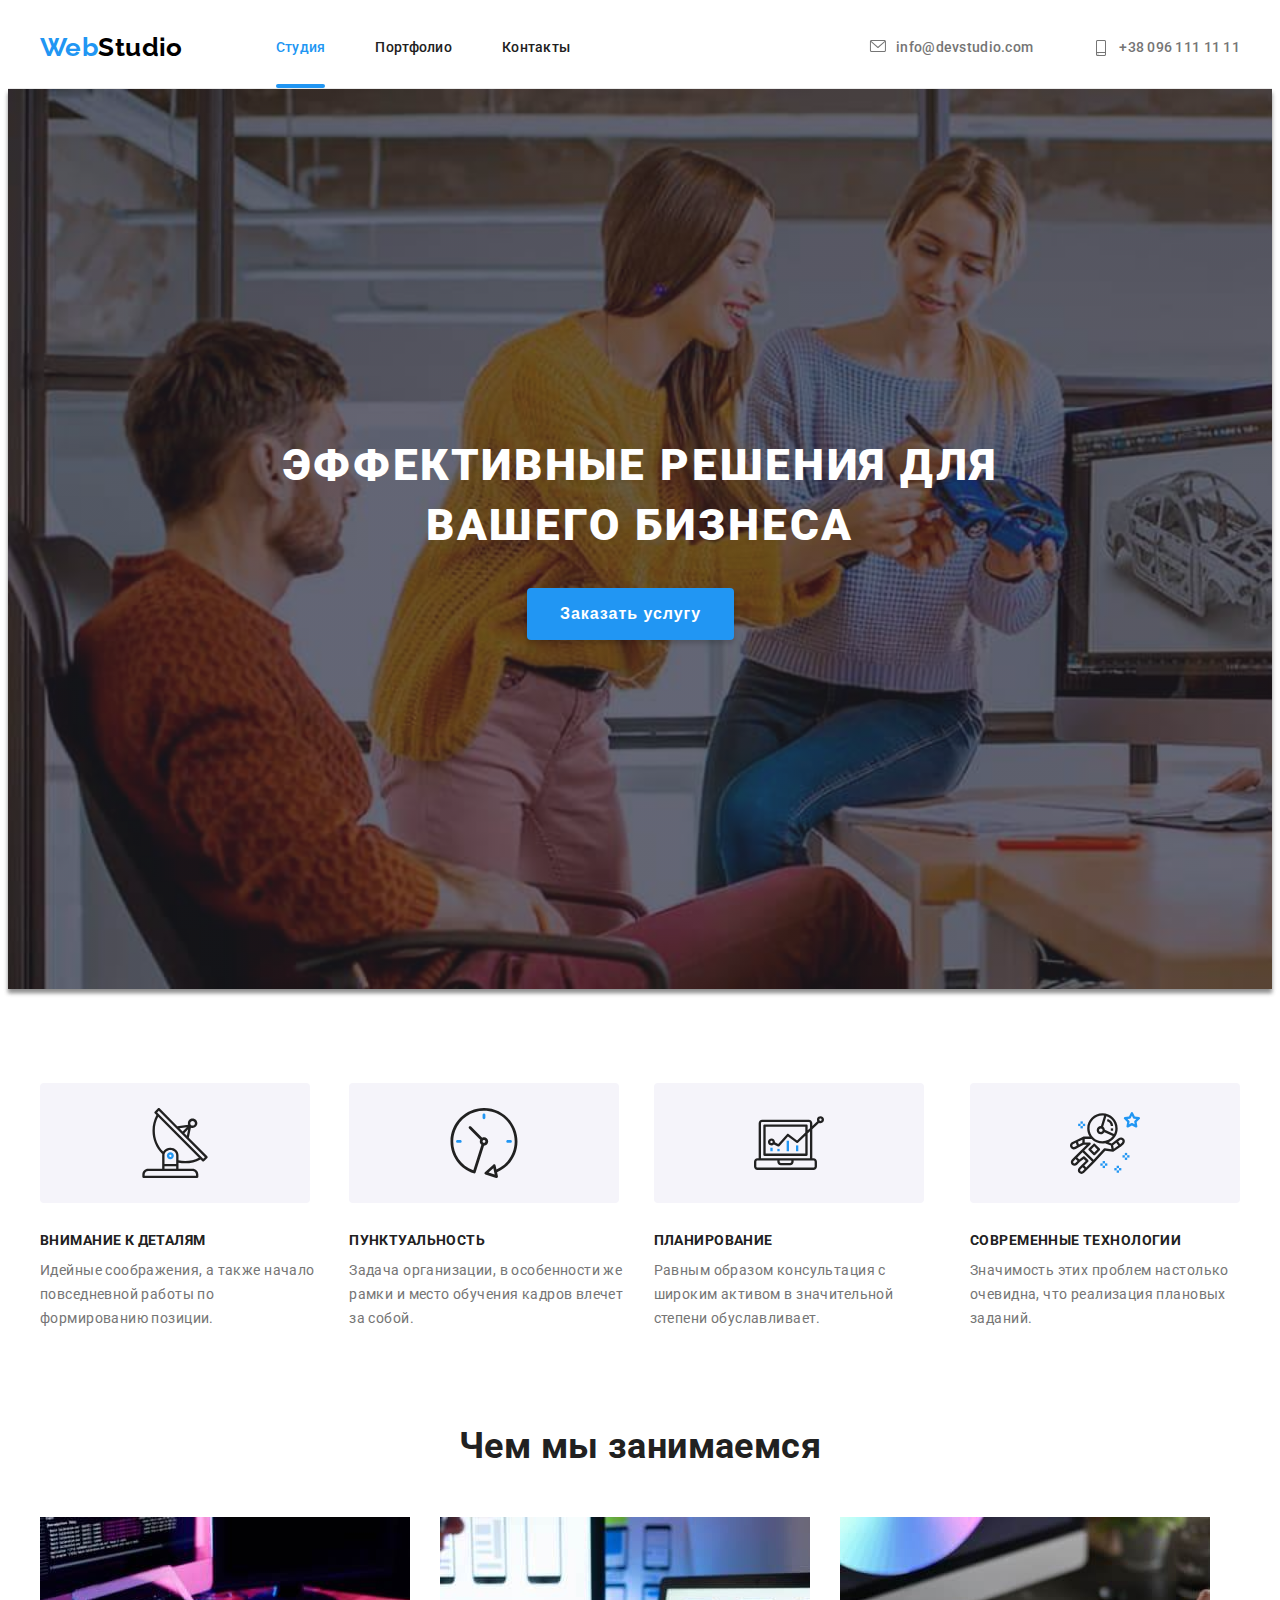
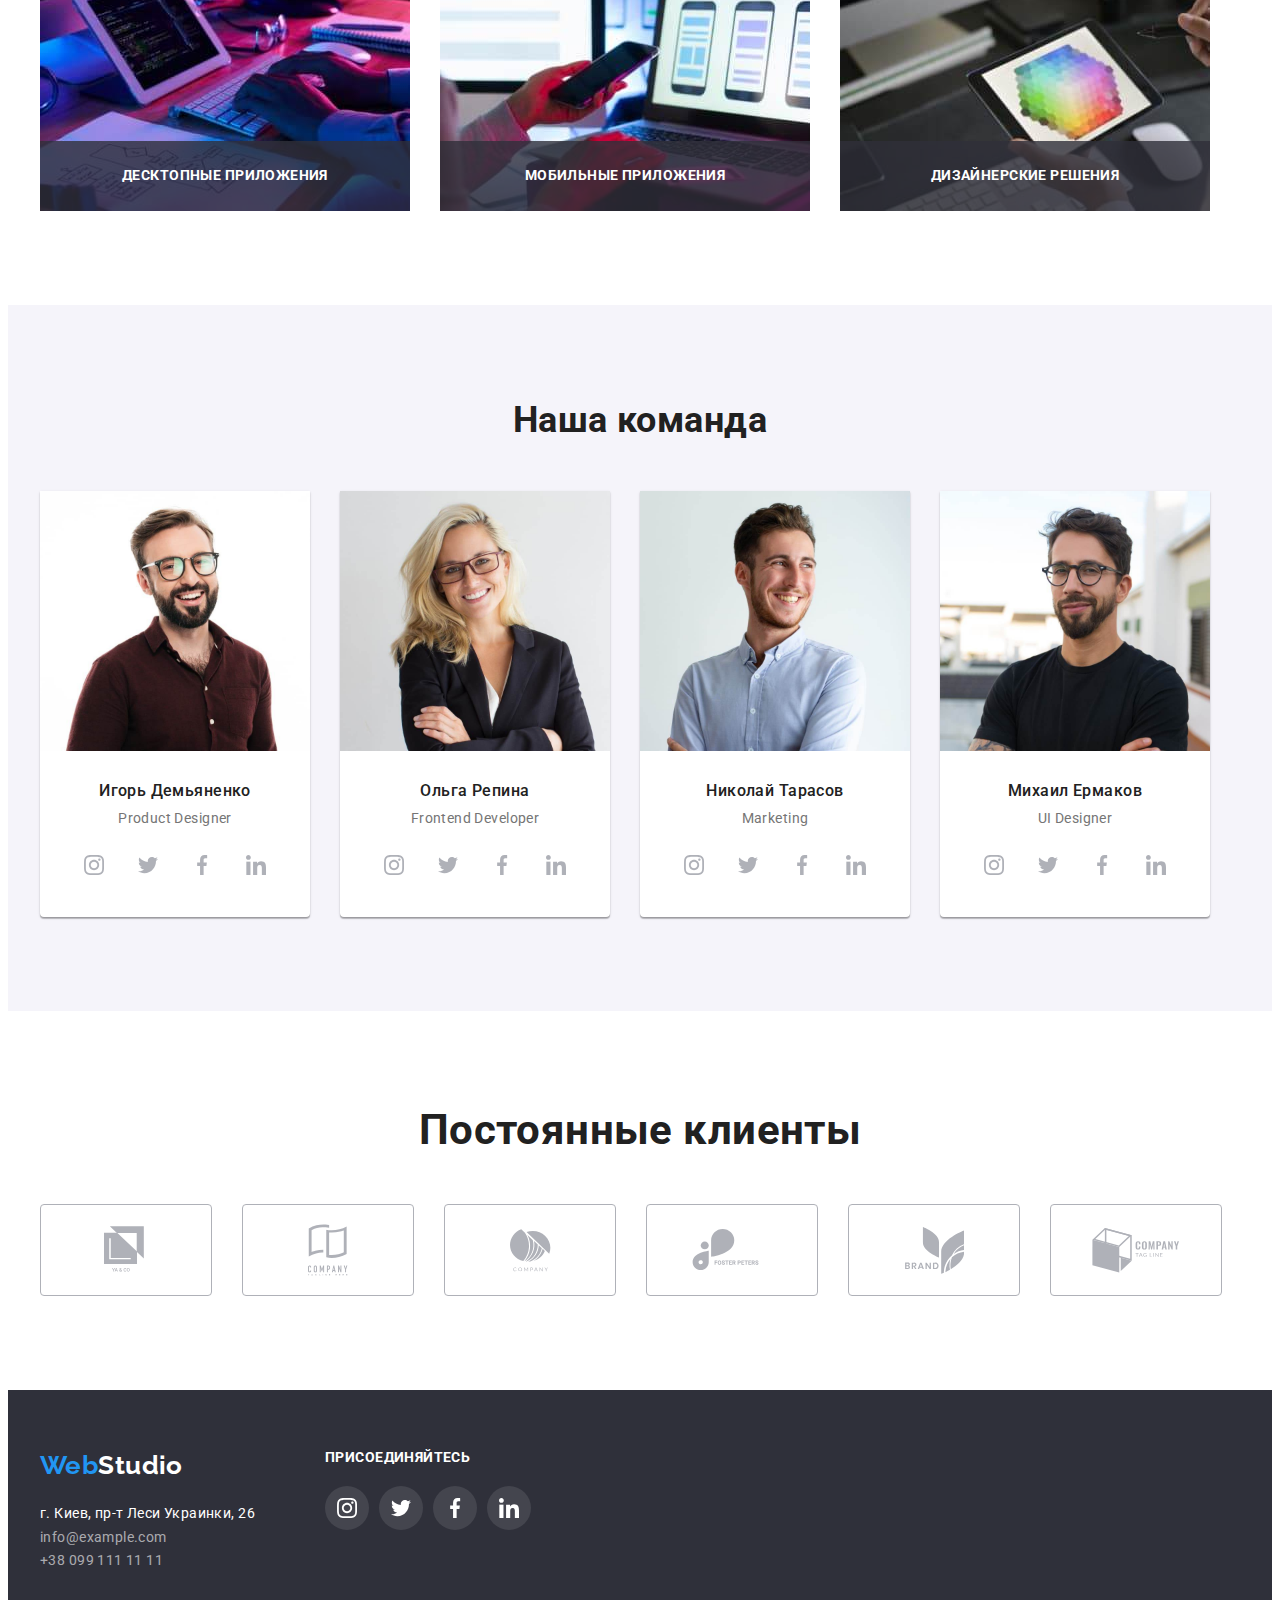
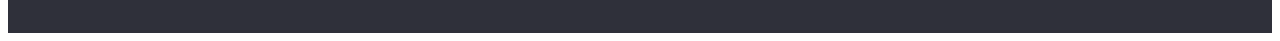
<file: index.html>
<!DOCTYPE html>
<html lang="ru">
  <head>
    <meta charset="UTF-8" />
    <meta name="viewport" content="width=device-width, initial-scale=1.0" />
    <title>Веб-студия</title>
    <link
      rel="stylesheet"
      href="https://cdnjs.cloudflare.com/ajax/libs/modern-normalize/1.0.0/modern-normalize.min.css"
      integrity="sha512-ISS7cAi1PEhQ8jnbJpJZMd29NlhNj4AWYyLOSp2CE/CsHxTCu+r+t0D2yoJudVrd0/8fTVPUVDzY5Tvli75u/g=="
      crossorigin="anonymous"
    />
    <link rel="preconnect" href="https://fonts.gstatic.com" />
    <link
      href="https://fonts.googleapis.com/css2?family=Raleway:wght@700&family=Roboto:wght@400;500;700;900&display=swap"
      rel="stylesheet"
    />
    <link rel="stylesheet" href="./css/styles.css" />
  </head>

  <body>
    <!--Шапка сайта-->
    <header>
      <!--Основная навигация сайта-->
      <div class="container flex">
        <nav class="main-nav flex">
          <a href="./index.html" class="logo">
            <span class="logo-start">Web</span
            ><span class="logo-end">Studio</span>
          </a>
          <ul class="nav-site list flex">
            <li class="item">
              <a href="./index.html" class="nav-link current">Студия</a>
            </li>
            <li class="item">
              <a href="./portfolio.html" class="nav-link">Портфолио</a>
            </li>
            <li class="item">
              <a href="./index.html" class="nav-link">Контакты</a>
            </li>
          </ul>
        </nav>
        <ul class="contact list flex">
          <li class="item">
            <a href="mailto:info@devstudio.com" class="contact-link flex">
              <svg class="contact-icon" width="16" height="12">
                <use href="./images/sprite.svg#icon-envelope"></use>
              </svg>
              info@devstudio.com
            </a>
          </li>

          <li class="item">
            <a href="tel:+380961111111" class="contact-link flex">
              <svg class="contact-icon" width="10" height="16">
                <use href="./images/sprite.svg#icon-smartphone"></use>
              </svg>
              +38 096 111 11 11
            </a>
          </li>
        </ul>
      </div>
    </header>

    <!--Главная страница контента-->
    <main>
      <!--Герой-->
      <section class="hero-overlay">
        <div class="container flex">
          <div class="hero-content">
            <h1 class="hero-title">Эффективные решения для вашего бизнеса</h1>
            <button class="button" type="button" data-modal-open>
              Заказать услугу
            </button>
          </div>
        </div>
      </section>
      <!--Особенности-->
      <section class="features flex">
        <div class="container">
          <h2 class="visually-hidden">Особенности</h2>
          <ul class="features-info list flex">
            <li class="item">
              <div class="features-icon">
                <svg width="70" height="70">
                  <use href="./images/sprite.svg#icon-antenna"></use>
                </svg>
              </div>
              <h3 class="features-title">Внимание к деталям</h3>
              <p class="features-text">
                Идейные соображения, а также начало повседневной работы по
                формированию позиции.
              </p>
            </li>
            <li class="item">
              <div class="features-icon">
                <svg width="70" height="70">
                  <use href="./images/sprite.svg#icon-clock"></use>
                </svg>
              </div>
              <h3 class="features-title">Пунктуальность</h3>
              <p class="features-text">
                Задача организации, в особенности же рамки и место обучения
                кадров влечет за собой.
              </p>
            </li>
            <li class="item">
              <div class="features-icon">
                <svg width="70" height="70">
                  <use href="./images/sprite.svg#icon-diagram"></use>
                </svg>
              </div>
              <h3 class="features-title">Планирование</h3>
              <p class="features-text">
                Равным образом консультация с широким активом в значительной
                степени обуславливает.
              </p>
            </li>
            <li class="item">
              <div class="features-icon">
                <svg width="70" height="70">
                  <use href="./images/sprite.svg#icon-astronaut"></use>
                </svg>
              </div>
              <h3 class="features-title">Современные технологии</h3>
              <p class="features-text">
                Значимость этих проблем настолько очевидна, что реализация
                плановых заданий.
              </p>
            </li>
          </ul>
        </div>
      </section>

      <!--Основные направления-->
      <section class="direct">
        <h2 class="subtitle">Чем мы занимаемся</h2>
        <div class="container">
          <ul class="direct-info list flex">
            <li class="item">
              <img
                src="./images/WorkofNout.jpg"
                alt="Программст работает за своим рабочим столом"
                width="370"
              />
              <p class="label">Десктопные приложения</p>
            </li>

            <li class="item">
              <img
                src="./images/WorkofTel.jpg"
                alt="Создатели
                работают в интерфейсе мобильного телефона"
                width="370"
              />
              <p class="label">Мобильные приложения</p>
            </li>

            <li class="item">
              <img
                src="./images/WorkofIpad.jpg"
                alt="Дизайнер
                работает с графиком выбора цвета на планшете"
                width="370"
              />
              <p class="label">Дизайнерские решения</p>
            </li>
          </ul>
        </div>
      </section>
      <!--Команда-->
      <section class="team">
        <h2 class="subtitle">Наша команда</h2>
        <div class="container flex">
          <div class="team-info">
            <img
              src="./images/ProductDes.jpg"
              alt="Фото мужчины дизайнера проекта"
              width="270"
            />

            <h3 class="team-name">Игорь Демьяненко</h3>
            <p lang="en" class="team-text">Product Designer</p>
            <ul class="icons list">
              <li>
                <a class="team-icon" href="https://www.instagram.com">
                  <svg class="icon" width="20" height="20">
                    <use href="./images/sprite.svg#icon-instagram"></use>
                  </svg>
                </a>
              </li>
              <li>
                <a class="team-icon" href="https://twitter.com">
                  <svg class="icon" width="20" height="20">
                    <use href="./images/sprite.svg#icon-twitter"></use>
                  </svg>
                </a>
              </li>
              <li>
                <a class="team-icon" href="https://uk-ua.facebook.com">
                  <svg class="icon" width="20" height="20">
                    <use href="./images/sprite.svg#icon-facebook"></use>
                  </svg>
                </a>
              </li>
              <li>
                <a class="team-icon" href="https://ru.linkedin.com">
                  <svg class="icon" width="20" height="20">
                    <use href="./images/sprite.svg#icon-linkedin"></use>
                  </svg>
                </a>
              </li>
            </ul>
          </div>

          <div class="team-info">
            <img
              src="./images/FrontenedDev.jpg"
              alt="Фото женщины разработчика"
              width="270"
            />

            <h3 class="team-name">Ольга Репина</h3>
            <p lang="en" class="team-text">Frontend Developer</p>

            <ul class="icons list">
              <li>
                <a class="team-icon" href="https://www.instagram.com">
                  <svg class="icon" width="20" height="20">
                    <use href="./images/sprite.svg#icon-instagram"></use>
                  </svg>
                </a>
              </li>
              <li>
                <a class="team-icon" href="https://twitter.com">
                  <svg class="icon" width="20" height="20">
                    <use href="./images/sprite.svg#icon-twitter"></use>
                  </svg>
                </a>
              </li>
              <li>
                <a class="team-icon" href="https://uk-ua.facebook.com">
                  <svg class="icon" width="20" height="20">
                    <use href="./images/sprite.svg#icon-facebook"></use>
                  </svg>
                </a>
              </li>
              <li>
                <a class="team-icon" href="https://ru.linkedin.com">
                  <svg class="icon" width="20" height="20">
                    <use href="./images/sprite.svg#icon-linkedin"></use>
                  </svg>
                </a>
              </li>
            </ul>
          </div>

          <div class="team-info">
            <img
              src="./images/Marketing.jpg"
              alt="Фото мужчины маркетолога"
              width="270"
            />

            <h3 class="team-name">Николай Тарасов</h3>
            <p lang="en" class="team-text">Marketing</p>

            <ul class="icons list">
              <li>
                <a class="team-icon" href="https://www.instagram.com">
                  <svg class="icon" width="20" height="20">
                    <use href="./images/sprite.svg#icon-instagram"></use>
                  </svg>
                </a>
              </li>
              <li>
                <a class="team-icon" href="https://twitter.com">
                  <svg class="icon" width="20" height="20">
                    <use href="./images/sprite.svg#icon-twitter"></use>
                  </svg>
                </a>
              </li>
              <li>
                <a class="team-icon" href="https://uk-ua.facebook.com">
                  <svg class="icon" width="20" height="20">
                    <use href="./images/sprite.svg#icon-facebook"></use>
                  </svg>
                </a>
              </li>
              <li>
                <a class="team-icon" href="https://ru.linkedin.com">
                  <svg class="icon" width="20" height="20">
                    <use href="./images/sprite.svg#icon-linkedin"></use>
                  </svg>
                </a>
              </li>
            </ul>
          </div>

          <div class="team-info">
            <img
              src="./images/Desiner.jpg"
              alt="Фото мужчины дизайнера проекта"
              width="270"
            />

            <h3 class="team-name">Михаил Ермаков</h3>
            <p lang="en" class="team-text">UI Designer</p>

            <ul class="icons list">
              <li>
                <a class="team-icon" href="https://www.instagram.com">
                  <svg class="icon" width="20" height="20">
                    <use href="./images/sprite.svg#icon-instagram"></use>
                  </svg>
                </a>
              </li>
              <li>
                <a class="team-icon" href="https://twitter.com">
                  <svg class="icon" width="20" height="20">
                    <use href="./images/sprite.svg#icon-twitter"></use>
                  </svg>
                </a>
              </li>
              <li>
                <a class="team-icon" href="https://uk-ua.facebook.com">
                  <svg class="icon" width="20" height="20">
                    <use href="./images/sprite.svg#icon-facebook"></use>
                  </svg>
                </a>
              </li>
              <li>
                <a class="team-icon" href="https://ru.linkedin.com">
                  <svg class="icon" width="20" height="20">
                    <use href="./images/sprite.svg#icon-linkedin"></use>
                  </svg>
                </a>
              </li>
            </ul>
          </div>
        </div>
      </section>
      <section class="clients">
        <h3 class="clients-text">Постоянные клиенты</h3>
        <div class="container">
          <ul class="flex list">
            <li class="item-clients">
              <a href="#" class="link">
                <svg class="icon-clients" width="44" height="49">
                  <use href="./images/sprite.svg#icon-logo-1"></use>
                </svg>
              </a>
            </li>
            <li class="item-clients">
              <a href="#" class="link">
                <svg class="icon-clients" width="40" height="52">
                  <use href="./images/sprite.svg#icon-logo-2"></use>
                </svg>
              </a>
            </li>
            <li class="item-clients">
              <a href="#" class="link">
                <svg class="icon-clients" width="41" height="43">
                  <use href="./images/sprite.svg#icon-logo-3"></use>
                </svg>
              </a>
            </li>
            <li class="item-clients">
              <a href="#" class="link">
                <svg class="icon-clients" width="80" height="42">
                  <use href="./images/sprite.svg#icon-logo-4"></use>
                </svg>
              </a>
            </li>
            <li class="item-clients">
              <a href="#" class="link">
                <svg class="icon-clients" width="59" height="47">
                  <use href="./images/sprite.svg#icon-logo-5"></use>
                </svg>
              </a>
            </li>
            <li class="item-clients">
              <a href="#" class="link">
                <svg class="icon-clients" width="88" height="45">
                  <use href="./images/sprite.svg#icon-logo-6"></use>
                </svg>
              </a>
            </li>
          </ul>
        </div>
      </section>
    </main>
    <!--Подвал сайта-->
    <footer class="footer-page">
      <div class="container flex">
        <div>
          <a href="./index.html" class="logo"
            ><span class="logo-start">Web</span
            ><span class="logo-end-footer">Studio</span></a
          >
          <address class="address">
            <span class="address-text">г. Киев, пр-т Леси Украинки, 26</span>
            <br />
            <a href="mailto:info@example.com" class="address-link"
              >info@example.com</a
            >
            <br />
            <a href="tel:+380991111111" class="address-link"
              >+38 099 111 11 11
            </a>
          </address>
        </div>
        <div class="social-links">
          <p class="text">присоединяйтесь</p>
          <ul class="list flex">
            <li class="item-icon">
              <a class="social-link" href="https://www.instagram.com">
                <svg class="social-icon" width="20" height="20">
                  <use href="./images/sprite.svg#icon-instagram"></use>
                </svg>
              </a>
            </li>
            <li class="item-icon">
              <a class="social-link" href="https://twitter.com">
                <svg class="social-icon" width="20" height="20">
                  <use href="./images/sprite.svg#icon-twitter"></use>
                </svg>
              </a>
            </li>
            <li class="item-icon">
              <a class="social-link" href="https://uk-ua.facebook.com">
                <svg class="social-icon" width="20" height="20">
                  <use href="./images/sprite.svg#icon-facebook"></use>
                </svg>
              </a>
            </li>
            <li class="item-icon">
              <a class="social-link" href="https://ru.linkedin.com">
                <svg class="social-icon" width="20" height="20">
                  <use href="./images/sprite.svg#icon-linkedin"></use>
                </svg>
              </a>
            </li>
          </ul>
        </div>
      </div>
    </footer>

    <!-- Модальное окно -->

    <div class="backdrop is-hidden" data-modal>
      <div class="modal">
        <button class="close-buttton" data-modal-close>
          <svg class="close-icon" width="18" height="18">
            <use href="./images/sprite.svg#icon-close"></use>
          </svg>
        </button>
      </div>
    </div>

    <script src="./js/modal.js"></script>
    
  </body>
</html>
</file>
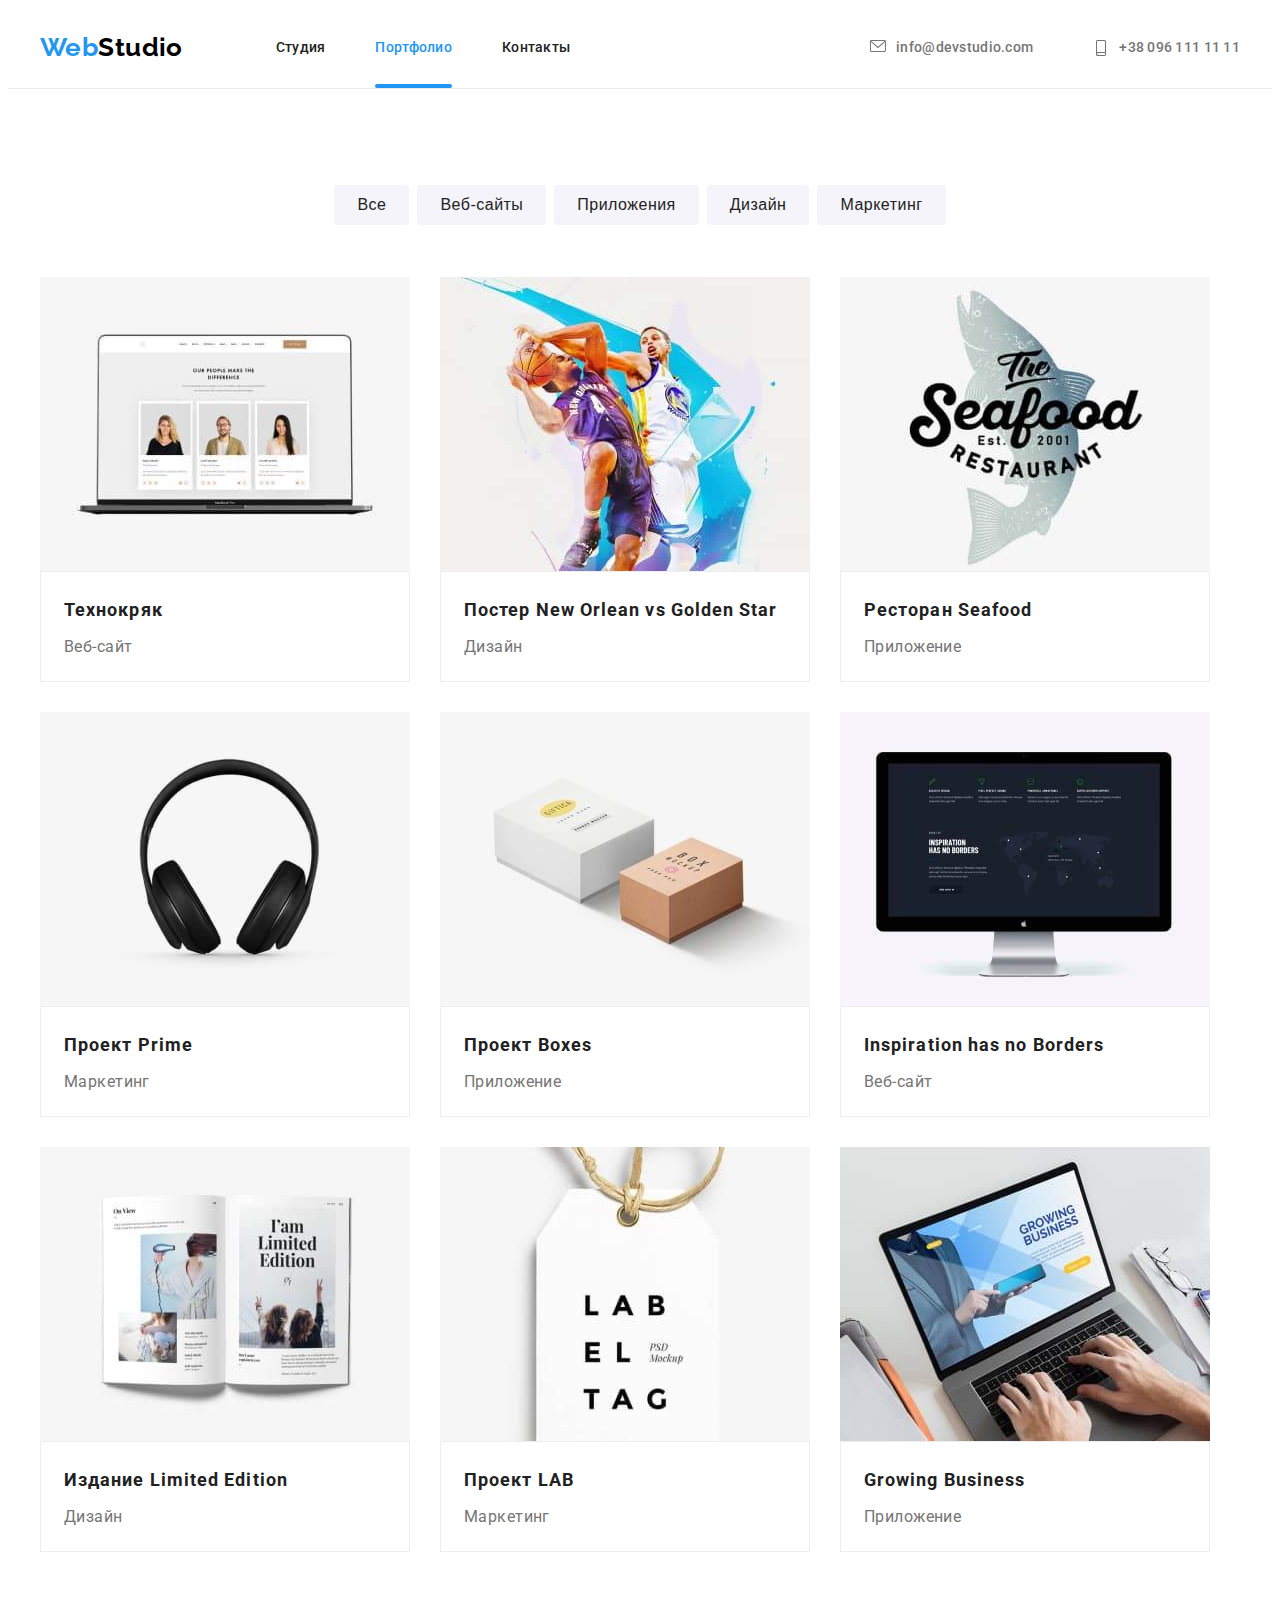
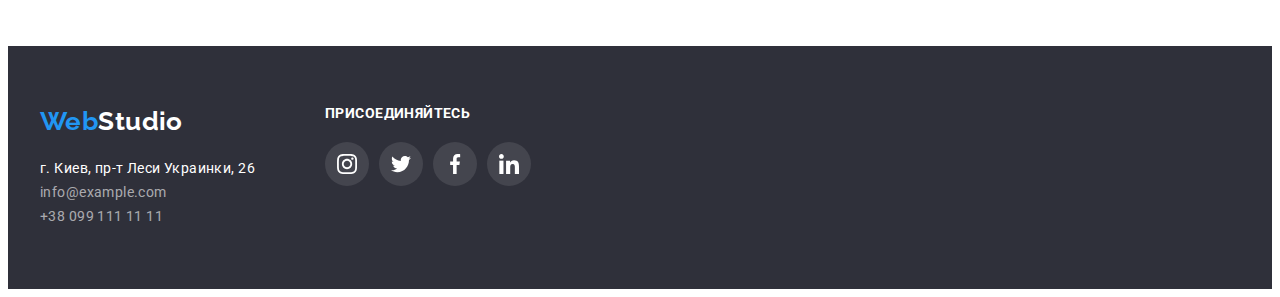
<file: portfolio.html>
<!DOCTYPE html>
<html lang="ru">
  <head>
    <meta charset="UTF-8" />
    <meta name="viewport" content="width=device-width, initial-scale=1.0" />
    <title>Портфолио</title>
    <link
      rel="stylesheet"
      href="https://cdnjs.cloudflare.com/ajax/libs/modern-normalize/1.0.0/modern-normalize.min.css"
      integrity="sha512-ISS7cAi1PEhQ8jnbJpJZMd29NlhNj4AWYyLOSp2CE/CsHxTCu+r+t0D2yoJudVrd0/8fTVPUVDzY5Tvli75u/g=="
      crossorigin="anonymous"
    />
    <link rel="preconnect" href="https://fonts.gstatic.com" />
    <link
      href="https://fonts.googleapis.com/css2?family=Raleway:wght@700&family=Roboto:wght@400;500;700;900&display=swap"
      rel="stylesheet"
    />
    <link rel="stylesheet" href="./css/styles.css" />
  </head>

  <body>
    <!--Шапка сайта-->
    <header>
      <!--Основная навигация сайта-->
      <div class="container flex">
        <nav class="main-nav flex">
          <a href="./index.html" class="logo">
            <span class="logo-start">Web</span
            ><span class="logo-end">Studio</span>
          </a>
          <ul class="nav-site list flex">
            <li class="item">
              <a href="./index.html" class="nav-link">Студия</a>
            </li>
            <li class="item">
              <a href="./portfolio.html" class="nav-link current">Портфолио</a>
            </li>
            <li class="item">
              <a href="./index.html" class="nav-link">Контакты</a>
            </li>
          </ul>
        </nav>
        <ul class="contact list flex">
          <li class="item">
            <a href="mailto:info@devstudio.com" class="contact-link flex">
              <svg class="contact-icon" width="16" height="12">
                <use href="./images/sprite.svg#icon-envelope"></use>
              </svg>
              info@devstudio.com
            </a>
          </li>

          <li class="item flex">
            <a href="tel:+380961111111" class="contact-link flex">
              <svg class="contact-icon" width="10" height="16">
                <use href="./images/sprite.svg#icon-smartphone"></use>
              </svg>
              +38 096 111 11 11
            </a>
          </li>
        </ul>
      </div>
    </header>
    <!--Главная страница контента-->
    <main>
      <section class="project">
        <div class="container">
          <h1 class="visually-hidden">Проекты</h1>
          <!--Кнопки-фильтры-->
          <ul class="btn-filter list">
            <li class="item-btn">
              <button class="btn" type="button">Все</button>
            </li>
            <li class="item-btn">
              <button class="btn" type="button">Веб-сайты</button>
            </li>
            <li class="item-btn">
              <button class="btn" type="button">Приложения</button>
            </li>
            <li class="item-btn">
              <button class="btn" type="button">Дизайн</button>
            </li>
            <li class="item-btn">
              <button class="btn" type="button">Маркетинг</button>
            </li>
          </ul>
          <!--Галерея проектов-->
          <ul class="project-info list">
            <li class="project-item">
              <a href="#" class="project-link">
                <div class="box">
                  <img
                    src="./images/laptop.jpg"
                    alt="Экран ноутбука с открытой страницей веб-сайта"
                    width="370"
                  />
                  <div class="overlay">
                    <p>
                      Технокряк это современная площадка распространения
                      коронавируса. Компании используют эту платформу для
                      цифрового шпионажа и атак на защищённые сервера
                      конкурентов.
                    </p>
                  </div>
                </div>
                <div class="project-list">
                  <h2 class="project-title">Технокряк</h2>
                  <p class="project-text">Веб-сайт</p>
                </div>
              </a>
            </li>
            <li class="project-item">
              <a href="#" class="project-link">
                <div class="box">
                  <img
                    src="./images/poster.jpg"
                    alt="Постер двух баскетболистов из команды Новый Орлеан и Золотая Звезда"
                    width="370"
                  />
                  <div class="overlay">
                    <p>
                      Технокряк это современная площадка распространения
                      коронавируса. Компании используют эту платформу для
                      цифрового шпионажа и атак на защищённые сервера
                      конкурентов.
                    </p>
                  </div>
                </div>
                <div class="project-list">
                  <h2 class="project-title">
                    Постер New Orlean vs Golden Star
                  </h2>
                  <p class="project-text">Дизайн</p>
                </div>
              </a>
            </li>
            <li class="project-item">
              <a href="#" class="project-link">
                <div class="box">
                  <img
                    src="./images/logo-of-restaurent.jpg"
                    alt="Логотип ресторана SeaFood"
                    width="370"
                  />
                  <div class="overlay">
                    <p>
                      Технокряк это современная площадка распространения
                      коронавируса. Компании используют эту платформу для
                      цифрового шпионажа и атак на защищённые сервера
                      конкурентов.
                    </p>
                  </div>
                </div>
                <div class="project-list">
                  <h2 class="project-title">Ресторан Seafood</h2>
                  <p class="project-text">Приложение</p>
                </div>
              </a>
            </li>
            <li class="project-item">
              <a href="#" class="project-link">
                <div class="box">
                  <img
                    src="./images/headphones.jpg"
                    alt="Беспроводные наушники"
                    width="370"
                  />
                  <div class="overlay">
                    <p>
                      Технокряк это современная площадка распространения
                      коронавируса. Компании используют эту платформу для
                      цифрового шпионажа и атак на защищённые сервера
                      конкурентов.
                    </p>
                  </div>
                </div>
                <div class="project-list">
                  <h2 class="project-title">Проект Prime</h2>
                  <p class="project-text">Маркетинг</p>
                </div>
              </a>
            </li>
            <li class="project-item">
              <a href="#" class="project-link">
                <div class="box">
                  <img src="./images/boxes.jpg" alt="Две коробки" width="370" />
                  <div class="overlay">
                    <p>
                      Технокряк это современная площадка распространения
                      коронавируса. Компании используют эту платформу для
                      цифрового шпионажа и атак на защищённые сервера
                      конкурентов.
                    </p>
                  </div>
                </div>
                <div class="project-list">
                  <h2 class="project-title">Проект Boxes</h2>
                  <p class="project-text">Приложение</p>
                </div>
              </a>
            </li>
            <li class="project-item">
              <a href="#" class="project-link">
                <div class="box">
                  <img
                    src="./images/monitor.jpg"
                    alt="Монитор с открытой страницей веб-сайта"
                    width="370"
                  />
                  <div class="overlay">
                    <p>
                      Технокряк это современная площадка распространения
                      коронавируса. Компании используют эту платформу для
                      цифрового шпионажа и атак на защищённые сервера
                      конкурентов.
                    </p>
                  </div>
                </div>
                <div class="project-list">
                  <h2 lang="en" class="project-title">
                    Inspiration has no Borders
                  </h2>
                  <p class="project-text">Веб-сайт</p>
                </div>
              </a>
            </li>
            <li class="project-item">
              <a href="#" class="project-link">
                <div class="box">
                  <img
                    src="./images/journal.jpg"
                    alt="Открытая страница издания с надписью Я-ограниченный выпуск"
                    width="370"
                  />
                  <div class="overlay">
                    <p>
                      Технокряк это современная площадка распространения
                      коронавируса. Компании используют эту платформу для
                      цифрового шпионажа и атак на защищённые сервера
                      конкурентов.
                    </p>
                  </div>
                </div>
                <div class="project-list">
                  <h2 class="project-title">Издание Limited Edition</h2>
                  <p class="project-text">Дизайн</p>
                </div>
              </a>
            </li>
            <li class="project-item">
              <a href="#" class="project-link">
                <div class="box">
                  <img src="./images/label.jpg" alt="Ярлык тега" width="370" />
                  <div class="overlay">
                    <p>
                      Технокряк это современная площадка распространения
                      коронавируса. Компании используют эту платформу для
                      цифрового шпионажа и атак на защищённые сервера
                      конкурентов.
                    </p>
                  </div>
                </div>
                <div class="project-list">
                  <h2 class="project-title">Проект LAB</h2>
                  <p class="project-text">Маркетинг</p>
                </div>
              </a>
            </li>
            <li class="project-item">
              <a href="#" class="project-link">
                <div class="box">
                  <img
                    src="./images/project.jpg"
                    alt="Работающий человек за ноутбуком с открытой страницей приложения Растущий бизнес"
                    width="370"
                  />
                  <div class="overlay">
                    <p>
                      Технокряк это современная площадка распространения
                      коронавируса. Компании используют эту платформу для
                      цифрового шпионажа и атак на защищённые сервера
                      конкурентов.
                    </p>
                  </div>
                </div>
                <div class="project-list">
                  <h2 lang="en" class="project-title list">Growing Business</h2>
                  <p class="project-text">Приложение</p>
                </div>
              </a>
            </li>
          </ul>
        </div>
      </section>
    </main>
    <!--Подвал сайта-->
    <footer class="footer-page">
      <div class="container flex">
        <div>
          <a href="./index.html" class="logo"
            ><span class="logo-start">Web</span
            ><span class="logo-end-footer">Studio</span></a
          >
          <address class="address">
            <span class="address-text">г. Киев, пр-т Леси Украинки, 26</span>
            <br />
            <a href="mailto:info@example.com" class="address-link"
              >info@example.com</a
            >
            <br />
            <a href="tel:+380991111111" class="address-link"
              >+38 099 111 11 11
            </a>
          </address>
        </div>
        <div class="social-links">
          <p class="text">присоединяйтесь</p>
          <ul class="list flex">
            <li class="item-icon">
              <a class="social-link" href="#">
                <svg class="social-icon" width="20" height="20">
                  <use href="./images/sprite.svg#icon-instagram"></use>
                </svg>
              </a>
            </li>
            <li class="item-icon">
              <a class="social-link" href="#">
                <svg class="social-icon" width="20" height="20">
                  <use href="./images/sprite.svg#icon-twitter"></use>
                </svg>
              </a>
            </li>
            <li class="item-icon">
              <a class="social-link" href="#">
                <svg class="social-icon" width="20" height="20">
                  <use href="./images/sprite.svg#icon-facebook"></use>
                </svg>
              </a>
            </li>
            <li class="item-icon">
              <a class="social-link" href="#">
                <svg class="social-icon" width="20" height="20">
                  <use href="./images/sprite.svg#icon-linkedin"></use>
                </svg>
              </a>
            </li>
          </ul>
        </div>
      </div>
    </footer>
  </body>
</html>
</file>
<file: css/styles.css>
/* основной цвет фона #E5E5E5 */
/* вторичный цвет фона  #2f303a */
/* белый цвет #FFFFFF */
/* основной цвет текста #212121 */
/* вторичный цвет текста #757575 */
/* акцентный цвет #2196F3 */

:root {
  --primary-text-color: #212121;
  --secondary-text-color: #757575;
  --accent-color: #2196f3;
  --primary-background-color: #ffffff;
  --secondary-background-color: #f5f4fa;
  --accent-background-color: #2f303a;
  --primary-font-size: 14px;
  --secondary-font-size: 16px;
  --primary-font-weight: 500;
  --secondary-font-weight: 700;
}

body {
  font-family: "Roboto", sans-serif;
  font-size: var(--primary-font-size);
  line-height: 1.14;
  letter-spacing: 0.03em;
  color: var(--primary-text-color);

  background-color: var(--primary-background-color);
}

header {
  border-bottom: 1px solid #ececec;
}

img {
  display: block;

  max-width: 100%;
  height: auto;
}

h1,
h2,
h3 {
  margin-top: 0;
}

p {
  margin: 0;
}

/*Убирает подчеркивание у ссылок*/

a {
  text-decoration: none;
}

/*Убирает маркеры и отступы*/

.list {
  margin: 0;
  padding: 0;

  list-style: none;
}

/*Скрывает заголовки*/

.visually-hidden {
  position: absolute;
  clip: rect(0 0 0 0);
  width: 1px;
  height: 1px;
  margin: -1px;
}

/*Основной контейнер*/

.container {
  margin-right: auto;
  margin-left: auto;
  padding: 0px 15px;

  width: 1200px;
}

.flex {
  display: flex;
}

/* Кнопки */
.button,
.btn {
  margin: 2px 0;
  font-size: var(--secondary-font-size);

  border-radius: 4px;
  border: solid 1px transparent;

  cursor: pointer;
  text-decoration: none;
  outline: none;

  transition: color 250ms cubic-bezier(0.4, 0, 0.2, 1),
    background-color 250ms cubic-bezier(0.4, 0, 0.2, 1);
}

.button {
  padding: 10px 32px;
  margin-left: 247px;

  font-weight: var(--secondary-font-weight);
  line-height: 1.87;
  letter-spacing: 0.06em;
  color: var(--primary-background-color);

  background-color: var(--accent-color);

  box-shadow: 0px 4px 4px rgba(0, 0, 0, 0.15);
}

.btn {
  padding: 6px 22px;

  font-weight: var(--primary-font-weight);
  line-height: 1.62;
  letter-spacing: 0.03em;
  color: var(--primary-text-color);

  background-color: var(--secondary-background-color);
}

.btn:hover,
.btn:focus {
  color: var(--primary-background-color);

  background-color: var(--accent-color);
  box-shadow: 0px 3px 1px rgba(0, 0, 0, 0.1), 0px 1px 2px rgba(0, 0, 0, 0.08),
    0px 2px 2px rgba(0, 0, 0, 0.12);
}

.button:hover,
.button:focus {
  background-color: #188ce8;
  box-shadow: 0px 4px 4px rgba(0, 0, 0, 0.25);
}

.btn-filter {
  margin-bottom: 50px;

  display: flex;
  justify-content: center;
}

/* Шапка сайта */

/* Основная навигация сайта */

.main-nav {
  align-items: center;
}

/* Логотип сайта */

.logo {
  margin-right: auto;

  font-family: "Raleway", sans-serif;
  font-size: 26px;
  font-weight: var(--secondary-font-weight);
  line-height: 1.2;
}

.logo-start {
  color: var(--accent-color);
}
.logo-end {
  color: #000000;
}

.logo-end-footer {
  color: var(--primary-background-color);
}

/* Навигация сайта*/

.nav-site {
  margin-left: 93px;
}

.contact {
  margin-left: auto;
}

.contact-link {
  padding-top: 32px;
  padding-bottom: 32px;
}

.nav-site .item + .item,
.contact .item + .item {
  margin-left: 50px;
}

.nav-link,
.contact-link {
  font-weight: var(--primary-font-weight);
  letter-spacing: 0.02em;

  transition: color 250ms cubic-bezier(0.4, 0, 0.2, 1);
}

.nav-link {
  color: var(--primary-text-color);
}

.nav-site > .item {
  position: relative;

  padding-top: 32px;
  padding-bottom: 32px;
}

.contact-icon {
  width: 36px;

  fill: currentColor;

  transition: fill 250ms cubic-bezier(0.4, 0, 0.2, 1);
}

.contact-icon:hover,
.contact-icon:focus {
  fill: var(--accent-color);
}

.contact-link {
  color: var(--secondary-text-color);
}

/* Текущая страница */

.nav-site .nav-link.current {
  color: var(--accent-color);
}

.nav-site .nav-link.current::after {
  content: "";
  position: absolute;
  bottom: 0;
  left: 0;

  display: block;
  width: 100%;
  height: 4px;
  background: #2196f3;
  border-radius: 2px;
}

.nav-link:hover,
.nav-link:focus,
.contact-link:hover,
.contact-link:focus {
  color: var(--accent-color);
}

/*Главная страница Студии*/

/* Секция Герой*/

.hero-overlay {
  margin-right: auto;
  margin-left: auto;

  height: 100vh;

  background-color: #c4c4c4;

  background-image: linear-gradient(
      to right,
      rgba(47, 48, 58, 0.4),
      rgba(47, 48, 58, 0.4)
    ),
    url("../images/hero.jpg");

  background-size: cover;

  box-shadow: 0px 4px 4px rgba(0, 0, 0, 0.25), 0px 4px 4px rgba(0, 0, 0, 0.25);
}

.hero-overlay .container {
  align-items: center;
  justify-content: center;

  height: 100%;
}

.hero-content {
  justify-content: center;
  align-items: center;
  width: 60%;
}

.hero-title {
  margin-bottom: 30px;

  font-weight: 900;
  font-size: 44px;
  line-height: 1.36;
  letter-spacing: 0.06em;
  color: var(--primary-background-color);
  text-align: center;
}

/*Включает заглавные буквы*/
.hero-title,
.features-title,
.text {
  text-transform: uppercase;
}

/* Секция Особенности */

.features,
.team,
.project {
  padding: 94px 0px;
}

.features-info .item + .item,
.direct-info .item + .item {
  margin-left: 30px;
}

/*Добавляет иконки*/

.features-icon {
  margin-bottom: 30px;

  display: flex;
  align-items: center;
  justify-content: center;
  width: 270px;
  height: 120px;

  background-color: var(--secondary-background-color);

  border-radius: 4px;
}

.features-title {
  margin-bottom: 10px;

  font-size: var(--primary-font-size);
}

.features-text {
  line-height: 1.71;
  color: var(--secondary-text-color);
}

/* Секция Основные направления */

.subtitle {
  margin-bottom: 50px;

  font-size: 36px;
  line-height: 1.17;
  text-align: center;
}

.direct {
  padding-bottom: 94px;
}

.direct-info .item {
  position: relative;
}

.direct-info .item > .label {
  position: absolute;
  bottom: 0;
  padding: 27px 0;

  width: 100%;

  font-weight: 700;
  text-align: center;
  text-transform: uppercase;
  color: var(--primary-background-color);

  background-color: rgba(47, 48, 58, 0.8);
}

/* Секция Команда */

.team {
  background-color: var(--secondary-background-color);
}

.team-info {
  margin-right: 30px;

  background-color: var(--primary-background-color);

  box-shadow: 0px 1px 3px rgba(0, 0, 0, 0.12), 0px 1px 1px rgba(0, 0, 0, 0.14),
    0px 2px 1px rgba(0, 0, 0, 0.2);
  border-radius: 0px 0px 4px 4px;
}

.team-info:nth-child(4n) {
  margin-right: 0;
}

.team-name,
.team-text {
  line-height: 1.19;
  text-align: center;
}

.team-name {
  margin-top: 30px;
  margin-bottom: 10px;

  font-weight: var(--primary-font-weight);
}

.team-text {
  margin-bottom: 16px;

  color: var(--secondary-text-color);
}

.icons {
  margin: 0px 32px 30px 32px;

  display: flex;
  align-items: center;
  justify-content: space-between;
}

.team-icon {
  display: flex;
  align-items: center;
  justify-content: center;
  width: 44px;
  height: 44px;

  color: #afb1b8;

  background-color: var(--primary-background-color);

  border-radius: 50%;

  transition: color 250ms cubic-bezier(0.4, 0, 0.2, 1),
    background-color 250ms cubic-bezier(0.4, 0, 0.2, 1);
}

.icon {
  fill: currentColor;
}

.team-icon:hover,
.team-icon:focus {
  color: var(--primary-background-color);
  background-color: var(--accent-color);
}

/*Главная страница Портфолио*/

.item-btn {
  margin-right: 8px;
}

.item-btn:last-child {
  margin-right: 0;
}

.project-info {
  display: flex;
  flex-wrap: wrap;
  flex-basis: calc(100% / 3 - 30px);

  background-color: var(--primary-background-color);
}

.project-item {
  margin-right: 30px;
  margin-bottom: 30px;

  display: flex;
}

.project-link {
  transition: box-shadow 250ms cubic-bezier(0.4, 0, 0.2, 1);
}

.project-link:hover,
.project-link:focus {
  box-shadow: 0px 1px 1px rgba(0, 0, 0, 0.12), 0px 4px 4px rgba(0, 0, 0, 0.06),
    1px 4px 6px rgba(0, 0, 0, 0.16);
}

.project-item:nth-child(3n) {
  margin-right: 0;
}

.box {
  position: relative;

  overflow: hidden;
}

.project-link:hover .overlay,
.project-link:focus .overlay {
  transform: translatey(0);
}

.overlay {
  position: absolute;
  top: 0;
  left: 0;

  width: 100%;
  height: 100%;
  background-color: rgba(33, 150, 243, 0.9);

  transform: translatey(100%);
  transition: transform 250ms cubic-bezier(0.4, 0, 0.2, 1);
}

.overlay > p {
  padding: 63px 24px;

  font-size: 18px;
  line-height: 1.56;
  color: var(--primary-background-color);
}

.project-list {
  padding: 20px 0px 19px 23px;

  border: 1px solid #eeeeee;
}

.project-item:nth-last-child(-n + 3) {
  margin-bottom: 0;
}

.project-title {
  margin-bottom: 4px;

  font-size: 18px;
  line-height: 2;
  letter-spacing: 0.06em;
  color: var(--primary-text-color);
}

.project-text {
  font-size: var(--secondary-font-size);
  line-height: 1.87;
  color: var(--secondary-text-color);
}

/* секция Клиенты*/

.clients {
  padding: 94px 0px;

  font-size: 36px;
  line-height: 1.17;
  text-align: center;
}

.link {
  display: flex;
  align-items: center;
  justify-content: center;
  width: 170px;
  height: 90px;

  color: #afb1b8;

  border: 1px solid #afb1b8;
  border-radius: 4px;

  transition: color 250ms cubic-bezier(0.4, 0, 0.2, 1);
}

.clients-text {
  margin-bottom: 50px;
}

.item-clients {
  margin-right: 30px;
}

.icon-clients {
  fill: currentColor;
}

.item-clients:last-child {
  margin-right: 0;
}

.link:hover,
.link:focus {
  color: var(--accent-color);
}

/* Подвал сайта */

.footer-page {
  padding: 60px 0px;

  background: var(--accent-background-color);
}

.address {
  margin-top: 20px;

  font-style: normal;
  font-size: var(--primary-font-size);
  line-height: 1.71;
  color: var(--primary-background-color);
}

.address-text,
.address-link {
  padding-bottom: 9px;
}

.address-link {
  color: rgba(255, 255, 255, 0.6);
}

.social-links {
  margin-left: 70px;
}

.text {
  margin-bottom: 20px;

  font-weight: var(--secondary-font-weight);
  color: var(--primary-background-color);
}

.social-link {
  display: flex;
  align-items: center;
  justify-content: center;
  width: 44px;
  height: 44px;

  color: var(--primary-background-color);

  background-color: rgba(255, 255, 255, 0.1);

  border-radius: 50%;

  /*  Задаём значения перехода  */

  transition: background-color 250ms cubic-bezier(0.4, 0, 0.2, 1);
}

.social-icon {
  fill: currentColor;
}

.social-link:hover,
.social-link:focus {
  background-color: var(--accent-color);
}

.item-icon {
  margin-right: 10px;
}

.item-icon:last-child {
  margin-right: 0;
}

/* Модальное окно */

.backdrop {
  position: fixed;
  top: 0;
  left: 0;
  width: 100%;
  height: 100%;
  background-color: rgba(0, 0, 0, 0.2);

  opacity: 1;
  transition: opacity 250ms cubic-bezier(0.4, 0, 0.2, 1);
}

.backdrop.is-hidden {
  visibility: hidden;
  opacity: 0;
  pointer-events: none;
}

.backdrop.is-hidden .modal {
  transform: translate(-50%, -50%) scale(0.9);
}

.modal {
  position: absolute;
  top: 50%;
  left: 50%;

  min-height: 581px;
  min-width: 528px;
  padding: 8px;

  background-color: var(--primary-background-color);
  box-shadow: 0px 1px 3px rgba(0, 0, 0, 0.12), 0px 1px 1px rgba(0, 0, 0, 0.14),
    0px 2px 1px rgba(0, 0, 0, 0.2);
  border-radius: 4px;

  transform: translate(-50%, -50%) scale(1);

  transition: transform 250ms cubic-bezier(0.4, 0, 0.2, 1);
}

.close-buttton {
  position: absolute;
  top: 8px;
  right: 8px;
  padding: 0;

  display: flex;
  justify-content: center;
  align-items: center;

  width: 30px;
  height: 30px;

  border: 1px solid rgba(0, 0, 0, 0.1);
  border-radius: 50%;

  background-color: var(--primary-background-color);
  color: #000000;

  cursor: pointer;
}

.close-icon {
  fill: currentColor;
}
</file>
